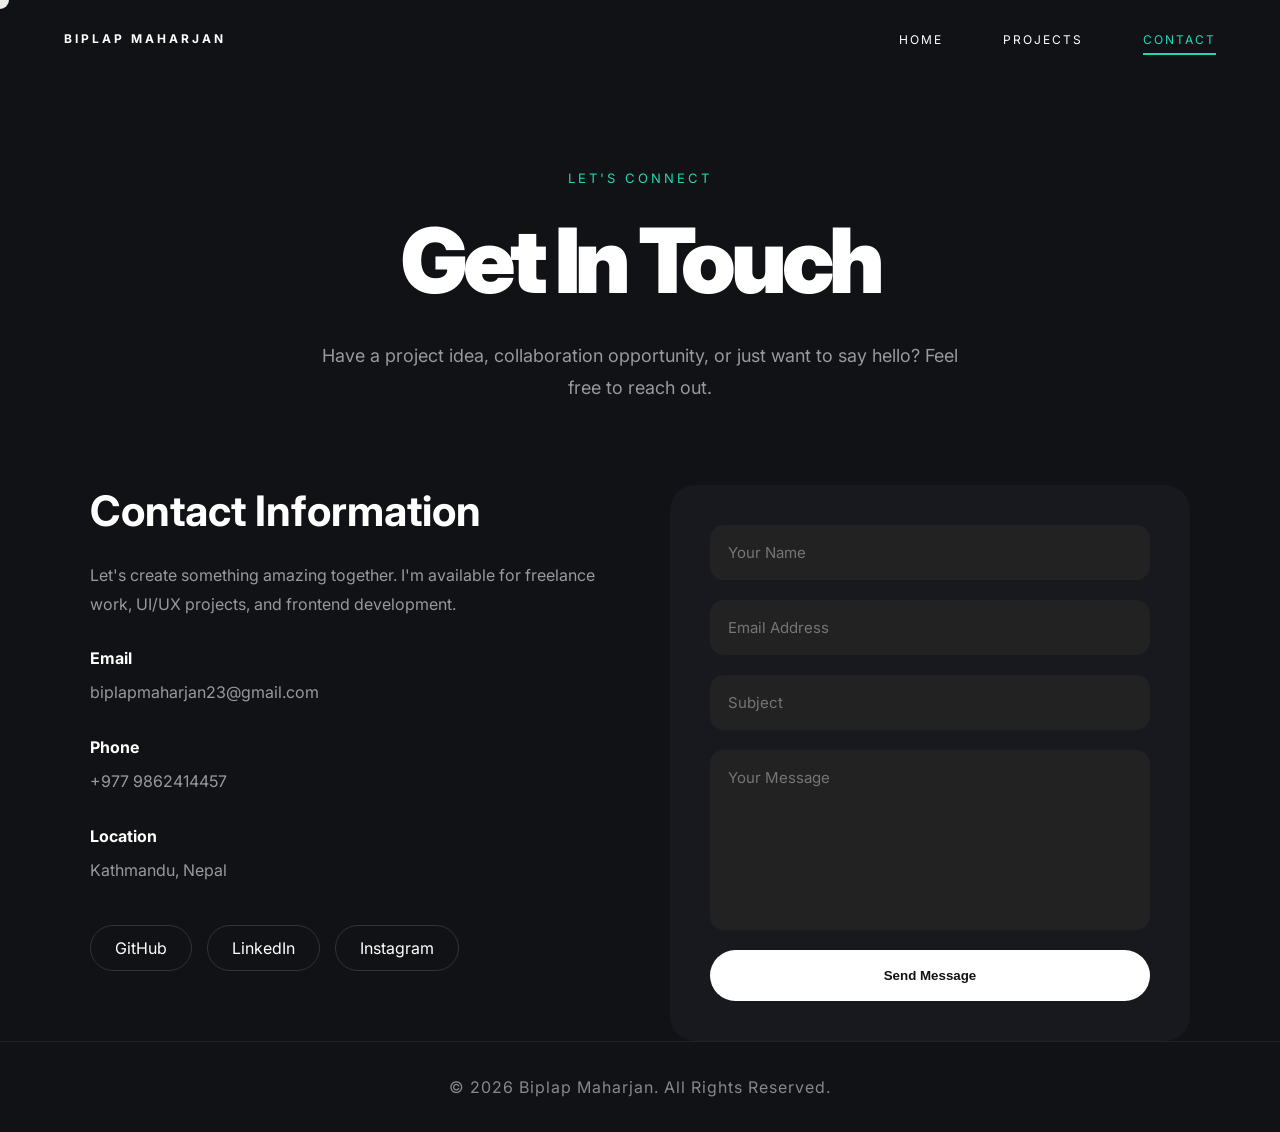
<file: contact.html>
<!DOCTYPE html>
<html lang="en">
<head>

    <meta charset="UTF-8">
    <meta name="viewport" content="width=device-width, initial-scale=1.0">

    <title>Contact | Biplap Maharjan</title>

    <link rel="stylesheet" href="css/style.css">

    <link rel="preconnect" href="https://fonts.googleapis.com">
    <link rel="preconnect" href="https://fonts.gstatic.com" crossorigin>

    <link href="https://fonts.googleapis.com/css2?family=Inter:wght@300;400;500;600;700;800;900&display=swap" rel="stylesheet">

</head>

<body>

<div class="cursor"></div>

<!-- Navigation -->

<header>

<nav class="navbar">

<div class="logo">
BIPLAP MAHARJAN
</div>

<ul class="nav-links">

<li><a href="index.html">HOME</a></li>

<li><a href="projects.html">PROJECTS</a></li>

<li><a class="active" href="contact.html">CONTACT</a></li>

</ul>

<div class="menu-btn">

<span></span>
<span></span>
<span></span>

</div>

</nav>

</header>

<!-- Mobile Menu -->

<div class="mobile-menu">

<a href="index.html">HOME</a>

<a href="projects.html">PROJECTS</a>

<a href="contact.html">CONTACT</a>

</div>

<!-- Contact Hero -->

<section class="contact-hero">

<div class="container">

<p class="contact-subtitle">
Let's Connect
</p>

<h1>Get In Touch</h1>

<p class="contact-desc">

Have a project idea, collaboration opportunity,
or just want to say hello? Feel free to reach out.

</p>

</div>

</section>

<!-- Contact Section -->

<section id="contact" class="contact">
    
<div class="container">

<div class="contact-grid">

<!-- Left -->

<div class="contact-info">

<h2>Contact Information</h2>

<p>
Let's create something amazing together.
I'm available for freelance work, UI/UX projects,
and frontend development.
</p>

<div class="info-item">

<h4>Email</h4>

<p>biplapmaharjan23@gmail.com</p>

</div>

<div class="info-item">

<h4>Phone</h4>

<p>+977 9862414457</p>

</div>

<div class="info-item">

<h4>Location</h4>

<p>Kathmandu, Nepal</p>

</div>

<div class="social-links">

<a href="#">GitHub</a>

<a href="#">LinkedIn</a>

<a href="https://www.instagram.com/biplap.maharjan_/">Instagram</a>

</div>

</div>

<!-- Right -->

<div class="contact-form-box">

<form>

<input type="text" placeholder="Your Name" required>

<input type="email" placeholder="Email Address" required>

<input type="text" placeholder="Subject">

<textarea placeholder="Your Message"></textarea>

<button type="submit">

Send Message

</button>

</form>

</div>

</div>

</div>

</section>

<!-- Footer -->

<footer>

<div class="container">

<p>

© 2026 Biplap Maharjan. All Rights Reserved.

</p>

</div>

</footer>

<script src="js/script.js"></script>

</body>
</html>
</file>
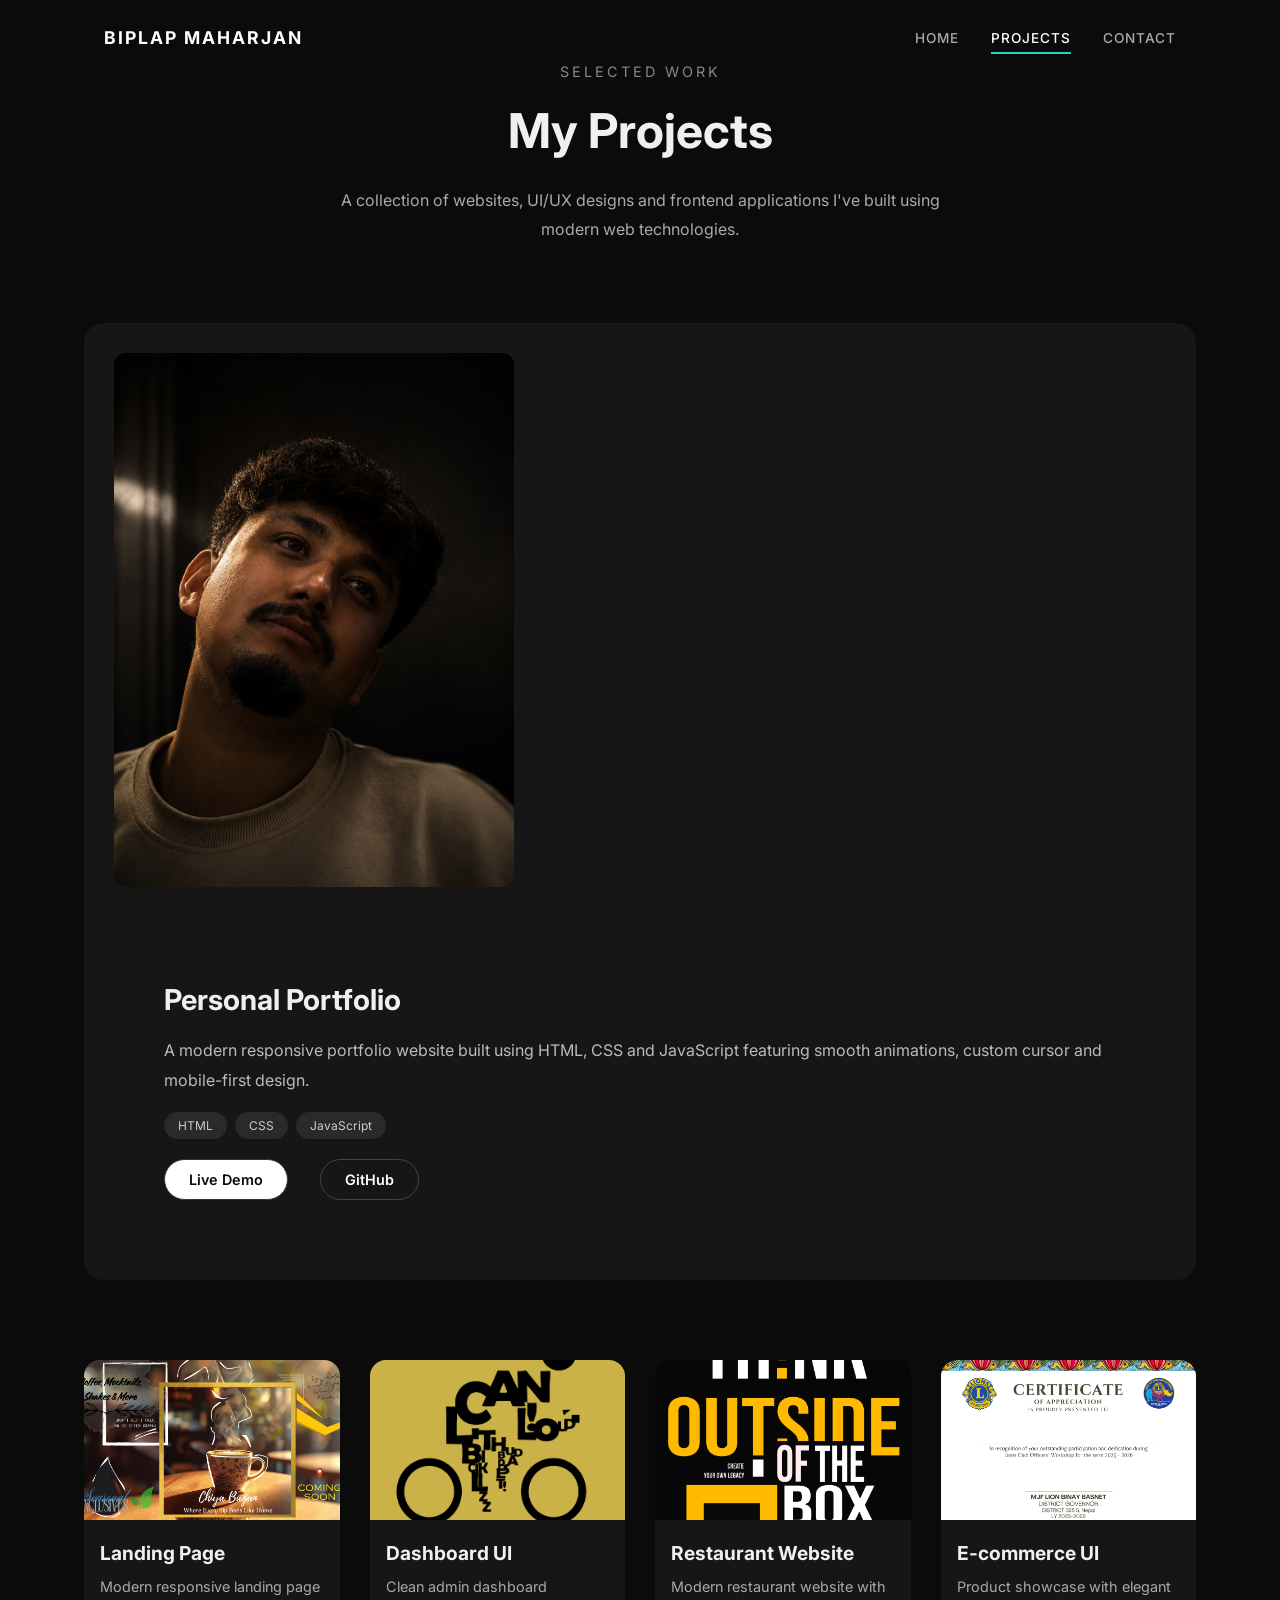
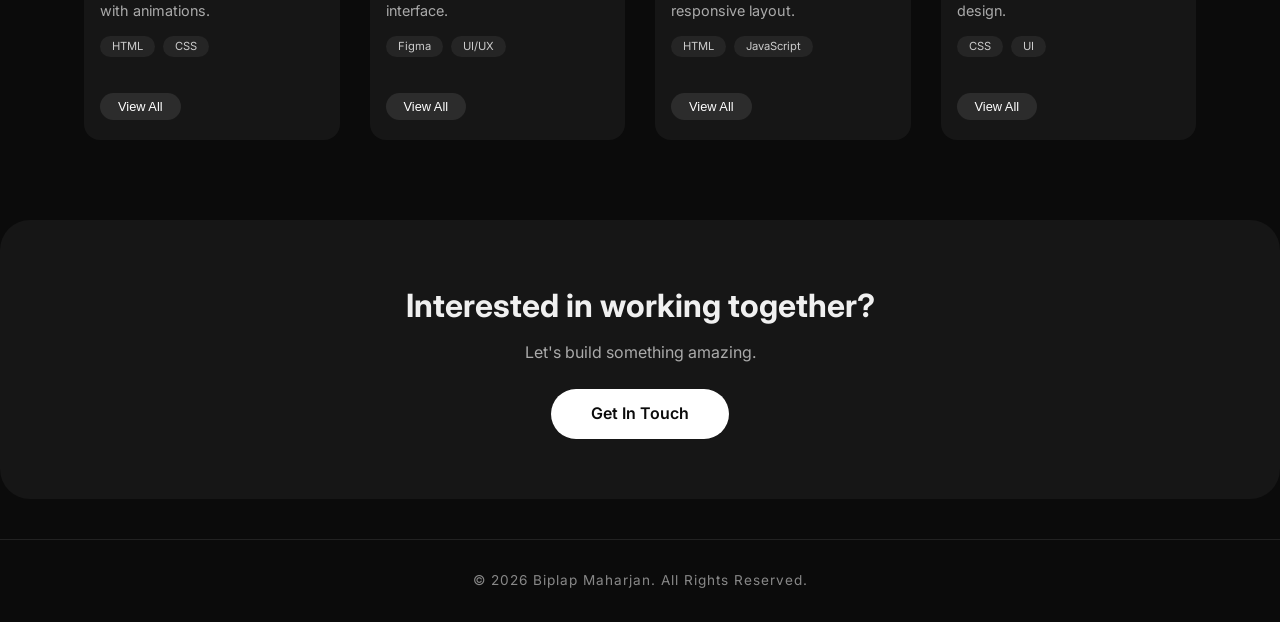
<file: projects.html>
<!DOCTYPE html>
<html lang="en">
<head>
  <meta charset="UTF-8" />
  <meta name="viewport" content="width=device-width, initial-scale=1.0" />
  <title>Projects | Biplap Maharjan</title>
  <!-- styles -->
  <link rel="stylesheet" href="css/style.css" />
  <link rel="preconnect" href="https://fonts.googleapis.com" />
  <link rel="preconnect" href="https://fonts.gstatic.com" crossorigin />
  <link href="https://fonts.googleapis.com/css2?family=Inter:wght@300;400;500;600;700;800;900&display=swap" rel="stylesheet" />
  <style>
    /* minimal inline reset + popup styles (keeps everything else same) */
    * {
      margin: 0;
      padding: 0;
      box-sizing: border-box;
    }
    body {
      font-family: 'Inter', sans-serif;
      background: #0b0b0b;
      color: #f0f0f0;
      line-height: 1.6;
      cursor: default;
    }
    .container {
      max-width: 1200px;
      margin: 0 auto;
      padding: 0 20px;
    }
    /* navbar etc – kept as in original */
    .navbar {
      display: flex;
      justify-content: space-between;
      align-items: center;
      padding: 24px 40px;
      background: transparent;
      position: relative;
      z-index: 10;
    }
    .logo {
      font-weight: 700;
      font-size: 1.1rem;
      letter-spacing: 2px;
      color: #fff;
    }
    .nav-links {
      display: flex;
      gap: 32px;
      list-style: none;
    }
    .nav-links a {
      color: #aaa;
      text-decoration: none;
      font-size: 0.85rem;
      font-weight: 500;
      letter-spacing: 1px;
      transition: 0.2s;
    }
    .nav-links a:hover,
    .nav-links a.active {
      color: #fff;
    }
    .menu-btn {
      display: none;
      flex-direction: column;
      gap: 5px;
      cursor: pointer;
    }
    .menu-btn span {
      width: 25px;
      height: 2px;
      background: #fff;
      transition: 0.3s;
    }
    .mobile-menu {
      display: none;
      flex-direction: column;
      background: #111;
      padding: 20px 40px;
      gap: 16px;
    }
    .mobile-menu a {
      color: #ddd;
      text-decoration: none;
      font-weight: 500;
    }
    @media (max-width: 768px) {
      .nav-links {
        display: none;
      }
      .menu-btn {
        display: flex;
      }
      .mobile-menu.open {
        display: flex;
      }
    }
    /* projects hero */
    .projects {
      padding: 60px 0 40px;
      text-align: center;
    }
    .project-subtitle {
      color: #888;
      font-size: 0.9rem;
      letter-spacing: 3px;
      margin-bottom: 10px;
    }
    .projects h1 {
      font-size: 3rem;
      font-weight: 700;
      margin-bottom: 16px;
    }
    .project-desc {
      max-width: 600px;
      margin: 0 auto;
      color: #aaa;
      font-size: 1rem;
    }
    /* featured */
    .featured-project {
      padding: 40px 0;
    }
    .featured-card {
      display: flex;
      gap: 40px;
      background: #161616;
      border-radius: 20px;
      padding: 30px;
      flex-wrap: wrap;
    }
    .featured-image img {
      width: 100%;
      max-width: 400px;
      border-radius: 12px;
      background: #2a2a2a;
      height: auto;
    }
    .featured-content h2 {
      font-size: 1.8rem;
      margin-bottom: 12px;
    }
    .featured-content p {
      color: #bbb;
      margin-bottom: 16px;
    }
    .project-tags {
      display: flex;
      gap: 8px;
      flex-wrap: wrap;
      margin-bottom: 20px;
    }
    .project-tags span {
      background: #2a2a2a;
      padding: 4px 14px;
      border-radius: 30px;
      font-size: 0.75rem;
      color: #ccc;
    }
    .project-buttons a {
      display: inline-block;
      background: #fff;
      color: #0b0b0b;
      padding: 8px 24px;
      border-radius: 40px;
      font-weight: 600;
      text-decoration: none;
      margin-right: 12px;
      font-size: 0.9rem;
    }
    .project-buttons a:last-child {
      background: transparent;
      color: #fff;
      border: 1px solid #444;
    }
    /* projects grid */
    .projects-grid-section {
      padding: 40px 0 60px;
    }
    .projects-grid {
      display: grid;
      grid-template-columns: repeat(auto-fill, minmax(250px, 1fr));
      gap: 30px;
    }
    .project-card {
      background: #161616;
      border-radius: 16px;
      overflow: hidden;
      transition: 0.2s;
    }
    .project-card img {
      width: 100%;
      height: 160px;
      object-fit: cover;
      background: #2a2a2a;
    }
    .card-content {
      padding: 18px 16px 20px;
    }
    .card-content h3 {
      font-size: 1.2rem;
      margin-bottom: 6px;
    }
    .card-content p {
      color: #aaa;
      font-size: 0.9rem;
      margin-bottom: 12px;
    }
    .tech {
      display: flex;
      gap: 8px;
      flex-wrap: wrap;
      margin-bottom: 16px;
    }
    .tech span {
      background: #252525;
      padding: 2px 12px;
      border-radius: 30px;
      font-size: 0.7rem;
      color: #ccc;
    }
    .view-btn {
      background: #2c2c2c;
      border: none;
      color: #fff;
      padding: 6px 18px;
      border-radius: 30px;
      font-weight: 500;
      font-size: 0.8rem;
      cursor: pointer;
      transition: 0.2s;
    }
    .view-btn:hover {
      background: #3f3f3f;
    }
    /* popup overlay */
    .popup-overlay {
      position: fixed;
      top: 0;
      left: 0;
      width: 100%;
      height: 100%;
      background: rgba(0, 0, 0, 0.7);
      backdrop-filter: blur(3px);
      display: none;
      justify-content: center;
      align-items: center;
      z-index: 999;
    }
    .popup-overlay.open {
      display: flex;
    }
    .popup-box {
      background: #1a1a1a;
      max-width: 700px;
      width: 90%;
      border-radius: 24px;
      padding: 30px 25px 35px;
      position: relative;
      box-shadow: 0 20px 60px rgba(0,0,0,0.8);
    }
    .popup-close {
      position: absolute;
      top: 12px;
      right: 20px;
      font-size: 2rem;
      font-weight: 300;
      color: #aaa;
      cursor: pointer;
      transition: 0.2s;
      line-height: 1;
    }
    .popup-close:hover {
      color: #fff;
      transform: scale(1.1);
    }
    .popup-grid {
      display: grid;
      grid-template-columns: repeat(3, 1fr);
      gap: 20px;
      margin-top: 20px;
    }
    .popup-item {
      background: #252525;
      border-radius: 16px;
      overflow: hidden;
      text-align: center;
      padding-bottom: 12px;
    }
    .popup-item .placeholder {
      height: 110px;
      background: #333;
      display: flex;
      align-items: center;
      justify-content: center;
      color: #777;
      font-size: 0.8rem;
      letter-spacing: 1px;
    }
    .popup-item h4 {
      margin-top: 10px;
      font-weight: 500;
      font-size: 0.95rem;
      color: #eee;
    }
    @media (max-width: 550px) {
      .popup-grid {
        grid-template-columns: 1fr;
        gap: 16px;
      }
      .popup-box {
        padding: 20px 16px;
      }
    }
    /* cta + footer */
    .project-cta {
      background: #161616;
      text-align: center;
      padding: 60px 20px;
      border-radius: 30px;
      margin: 20px 0 40px;
    }
    .project-cta h2 {
      font-size: 2rem;
      margin-bottom: 8px;
    }
    .project-cta p {
      color: #aaa;
      margin-bottom: 24px;
    }
    .project-cta a {
      background: #fff;
      color: #0b0b0b;
      padding: 12px 40px;
      border-radius: 40px;
      text-decoration: none;
      font-weight: 600;
    }
    footer {
      text-align: center;
      padding: 30px 0;
      color: #555;
      font-size: 0.85rem;
    }
    .cursor {
      display: none;
    }
  </style>
</head>
<body>

<!-- custom cursor (hidden) -->
<div class="cursor"></div>

<!-- ===== NAV ===== -->
<header>
  <nav class="navbar">
    <div class="logo">BIPLAP MAHARJAN</div>
    <ul class="nav-links">
      <li><a href="index.html">HOME</a></li>
      <li><a class="active" href="projects.html">PROJECTS</a></li>
      <li><a href="contact.html">CONTACT</a></li>
    </ul>
    <div class="menu-btn">
      <span></span><span></span><span></span>
    </div>
  </nav>
  <div class="mobile-menu">
    <a href="index.html">HOME</a>
    <a href="projects.html">PROJECTS</a>
    <a href="contact.html">CONTACT</a>
  </div>
</header>

<!-- ===== HERO ===== -->
<section id="projects" class="projects">
  <div class="container">
    <p class="project-subtitle">Selected Work</p>
    <h1>My Projects</h1>
    <p class="project-desc">A collection of websites, UI/UX designs and frontend applications I've built using modern web technologies.</p>
  </div>
</section>

<!-- ===== FEATURED ===== -->
<section class="featured-project">
  <div class="container">
    <div class="featured-card">
      <div class="featured-image">
        <img src="images/mypic.png" alt="Project">
      </div>
      <div class="featured-content">
        <h2>Personal Portfolio</h2>
        <p>A modern responsive portfolio website built using HTML, CSS and JavaScript featuring smooth animations, custom cursor and mobile-first design.</p>
        <div class="project-tags">
          <span>HTML</span><span>CSS</span><span>JavaScript</span>
        </div>
        <div class="project-buttons">
          <a href="#">Live Demo</a>
          <a href="#">GitHub</a>
        </div>
      </div>
    </div>
  </div>
</section>

<!-- ===== PROJECTS GRID (with view all buttons) ===== -->
<section class="projects-grid-section">
  <div class="container">
    <div class="projects-grid">

      <!-- card 1 -->
      <div class="project-card">
        <img src="images/Chiyabagan.png" alt="project">
        <div class="card-content">
          <h3>Landing Page</h3>
          <p>Modern responsive landing page with animations.</p>
          <div class="tech"><span>HTML</span><span>CSS</span></div>
          <button class="view-btn" onclick="openPopup()">View All</button>
        </div>
      </div>

      <!-- card 2 -->
      <div class="project-card">
        <img src="images/cycle.png" alt="project">
        <div class="card-content">
          <h3>Dashboard UI</h3>
          <p>Clean admin dashboard interface.</p>
          <div class="tech"><span>Figma</span><span>UI/UX</span></div>
          <button class="view-btn" onclick="openPopup()">View All</button>
        </div>
      </div>

      <!-- card 3 -->
      <div class="project-card">
        <img src="images/words.png" alt="project">
        <div class="card-content">
          <h3>Restaurant Website</h3>
          <p>Modern restaurant website with responsive layout.</p>
          <div class="tech"><span>HTML</span><span>JavaScript</span></div>
          <button class="view-btn" onclick="openPopup()">View All</button>
        </div>
      </div>

      <!-- card 4 -->
      <div class="project-card">
        <img src="images/lionscertificate.jpg" alt="project">
        <div class="card-content">
          <h3>E-commerce UI</h3>
          <p>Product showcase with elegant design.</p>
          <div class="tech"><span>CSS</span><span>UI</span></div>
          <button class="view-btn" onclick="openPopup()">View All</button>
        </div>
      </div>

    </div>
  </div>
</section>

<!-- ===== POPUP (overlay) ===== -->
<div class="popup-overlay" id="popupOverlay">
  <div class="popup-box">
    <span class="popup-close" onclick="closePopup()">&times;</span>
    <h3 style="margin-bottom: 6px; font-weight: 500;">Project Gallery</h3>
    <p style="color:#999; font-size:0.9rem; margin-bottom:10px;">Three related visuals</p>
    <div class="popup-grid">
      <!-- 3 boxes: image placeholder + title -->
      <div class="popup-item">
        <div class="placeholder">📸 image 1</div>
        <h4>Mockup A</h4>
      </div>
      <div class="popup-item">
        <div class="placeholder">🖼️ image 2</div>
        <h4>Mockup B</h4>
      </div>
      <div class="popup-item">
        <div class="placeholder">🎨 image 3</div>
        <h4>Mockup C</h4>
      </div>
    </div>
  </div>
</div>

<!-- ===== CTA ===== -->
<section class="project-cta">
  <div class="container">
    <h2>Interested in working together?</h2>
    <p>Let's build something amazing.</p>
    <a href="contact.html">Get In Touch</a>
  </div>
</section>

<!-- ===== FOOTER ===== -->
<footer>
  <div class="container">
    <p>© 2026 Biplap Maharjan. All Rights Reserved.</p>
  </div>
</footer>

<script>
  // mobile menu toggle
  const menuBtn = document.querySelector('.menu-btn');
  const mobileMenu = document.querySelector('.mobile-menu');
  if (menuBtn && mobileMenu) {
    menuBtn.addEventListener('click', function() {
      mobileMenu.classList.toggle('open');
    });
  }

  // popup functions
  function openPopup() {
    document.getElementById('popupOverlay').classList.add('open');
    document.body.style.overflow = 'hidden'; // prevent scroll
  }

  function closePopup() {
    document.getElementById('popupOverlay').classList.remove('open');
    document.body.style.overflow = ''; // restore scroll
  }

  // close on overlay click (background)
  document.getElementById('popupOverlay').addEventListener('click', function(e) {
    if (e.target === this) {
      closePopup();
    }
  });

  // close with Escape key
  document.addEventListener('keydown', function(e) {
    if (e.key === 'Escape') {
      closePopup();
    }
  });

  // (optional) ensure all view-all buttons use openPopup
  // they already have onclick="openPopup()"
</script>

</body>
</html>
</file>
<file: css/style.css>
/* ==========================
   GOOGLE FONT
========================== */

@import url('https://fonts.googleapis.com/css2?family=Inter:wght@300;400;500;600;700;800;900&display=swap');

/* ==========================
   RESET
========================== */

*{
    margin:0;
 
    padding:0;
    box-sizing:border-box;
}

html{
    scroll-behavior:smooth;
}

body{

    background:#111216;
    color:#fff;
    font-family:'Inter',sans-serif;
    overflow-x:hidden;

}

/* ==========================
Cursor Ball
========================== */

.cursor{

    position:fixed;

    width:18px;
    height:18px;

    border-radius:50%;

    background:#fff;

    pointer-events:none;

    transform:translate(-50%,-50%);

    mix-blend-mode:difference;

    z-index:99999;

    transition:
    transform .08s linear;

}

/* ==========================
Navigation
========================== */

header{

    position:fixed;

    width:100%;

    top:0;

    left:0;

    z-index:999;

    background:transparent;

}

.navbar{

    width:90%;

    max-width:1400px;

    margin:auto;

    padding:28px 0;

    display:flex;

    justify-content:space-between;

    align-items:center;

}

.logo{

    font-size:12px;

    letter-spacing:3px;

    text-transform:uppercase;

    font-weight:700;

}

.nav-links{

    display:flex;

    list-style:none;

    gap:60px;

}

.nav-links a{

    color:white;

    text-decoration:none;

    font-size:12px;

    letter-spacing:2px;

    transition:.3s;

    position:relative;

}

.nav-links a::after{

    content:"";

    position:absolute;

    left:0;

    bottom:-8px;

    width:0;

    height:2px;

    background:white;

    transition:.35s;

}

.nav-links a:hover::after{

    width:100%;

}

.menu-btn{

    display:none;

    cursor:pointer;

    flex-direction:column;

    gap:6px;

}

.menu-btn span{

    width:28px;

    height:2px;

    background:white;

    display:block;

}

/* ==========================
Mobile Menu
========================== */

.mobile-menu{

    position:fixed;

    top:85px;

    left:-100%;

    width:100%;

    background:#111;

    display:flex;

    flex-direction:column;

    text-align:center;

    transition:.4s;

    z-index:888;

}

.mobile-menu.active{

    left:0;

}

.mobile-menu a{

    color:white;

    text-decoration:none;

    padding:22px;

    border-bottom:1px solid #222;

}

/* ==========================
Hero
========================== */

.hero{

    min-height:100vh;

    display:flex;

    justify-content:center;

    align-items:center;

    position:relative;

}

.hero-container{

    width:90%;

    max-width:1400px;

    position:relative;

}

.intro{

    text-align:center;

    margin-bottom:20px;

    font-size:14px;

    color:#aaa;

}

.intro span{

    color:white;

    font-weight:700;

}

/* ==========================
Big Typography
========================== */

.hero-title{

    text-align:center;

    line-height:.85;

}

.hero-title h1{

    font-size:170px;

    font-weight:900;

    letter-spacing:-10px;

}

.hero-title .gray{

    color:#bfbfbf;

}

/* ==========================
Image
========================== */

.hero-image{

    position:absolute;

    left:50%;

    bottom: -380px;

    transform:translateX(-50%);

}

.hero-image img{

    width:300px;

    filter:grayscale(100%);

    opacity:.95;

}

/* ==========================
Floating Labels
========================== */

.floating{

    position:absolute;

    padding:10px 18px;

    border-radius:40px;

    font-size:12px;

    font-weight:600;

    color:white;

}

.green{

    right:140px;

    top:120px;

    background:#20d8b5;

    color:#111;

}

.blue{

    right:90px;

    top:360px;

    background:#4b4bff;

}

.red{

    left:110px;

    top:330px;

    background:#ff4040;

}

/* ==========================
Bottom Stats
========================== */

.hero-bottom{

    width:280px;

    margin:90px auto 0;

    display:flex;

    justify-content:space-between;

    text-align:center;

}

.hero-bottom h2{

    font-size:42px;

    font-weight:800;

}

.hero-bottom p{

    color:#999;

    margin-top:6px;

    font-size:14px;

}

/* ==========================
About
========================== */

.about{

    padding:150px 0;

}

.container{

    width:90%;

    max-width:1100px;

    margin:auto;

}

.about h2{

    font-size:55px;

    margin-bottom:30px;

}

.about p{

    font-size:20px;

    color:#aaa;

    line-height:1.8;

}

/* ==========================
Footer
========================== */

footer{

    border-top:1px solid #222;

    padding:35px 0;

}

footer p{

    color:#888;

    text-align:center;

    letter-spacing:1px;

}    
/* ==========================
Responsive Design
========================== */

/* Tablet */
@media (max-width: 992px) {

    .hero-title h1 {
        font-size: 110px;
        letter-spacing: -5px;
    }

    .hero-image img {
        width: 280px;
    }

    .green {
        right: 40px;
        top: 120px;
    }

    .blue {
        right: 20px;
        top: 320px;
    }

    .red {
        left: 20px;
        top: 320px;
    }

    .about h2 {
        font-size: 42px;
    }

    .about p {
        font-size: 18px;
    }
}

/* Mobile */
@media (max-width: 768px) {

    /* Navigation */
    .nav-links {
        display: none;
    }

    .menu-btn {
        display: flex;
    }

    .navbar {
        padding: 20px 0;
    }

    .logo {
        font-size: 11px;
    }

    /* Hero */
    .hero {
        padding-top: 120px;
        min-height: auto;
        padding-bottom: 80px;
    }

    .hero-title h1 {
        font-size: 64px;
        letter-spacing: -3px;
        line-height: 0.95;
    }

    .intro {
        font-size: 13px;
        margin-bottom: 30px;
    }

    .hero-image {
        position: relative;
        left: auto;
        bottom: auto;
        transform: none;
        text-align: center;
        margin: 40px 0;
    }

    .hero-image img {
        width: 220px;
        max-width: 100%;
    }

    /* Floating Labels */
    .floating {
        position: static;
        display: inline-block;
        margin: 8px;
    }

    /* Center labels */
    .hero-container {
        display: flex;
        flex-direction: column;
        align-items: center;
    }

    /* Stats */
    .hero-bottom {
        width: 100%;
        max-width: 320px;
        margin-top: 30px;
        gap: 20px;
    }

    .hero-bottom h2 {
        font-size: 30px;
    }

    .hero-bottom p {
        font-size: 13px;
    }

    /* About */
    .about {
        padding: 80px 0;
    }

    .about h2 {
        font-size: 36px;
    }

    .about p {
        font-size: 16px;
        line-height: 1.7;
    }

    /* Mobile Menu */
    .mobile-menu {
        top: 70px;
    }
}

/* Small Mobile */
@media (max-width: 480px) {

    .hero-title h1 {
        font-size: 48px;
        letter-spacing: -2px;
    }

    .hero-image img {
        width: 180px;
    }

    .hero-bottom {
        flex-direction: column;
        align-items: center;
        gap: 25px;
    }

    .hero-bottom h2 {
        font-size: 26px;
    }

    .about h2 {
        font-size: 30px;
    }

    .about p {
        font-size: 15px;
    }

    .floating {
        font-size: 11px;
        padding: 8px 16px;
    }
}
/*========================================
PROJECT PAGE
========================================*/

.projects-hero{

    padding:170px 0 80px;
    text-align:center;

}

.project-subtitle{

    color:#20d8b5;
    text-transform:uppercase;
    letter-spacing:3px;
    font-size:13px;
    margin-bottom:20px;

}

.projects-hero h1{

    font-size:90px;
    font-weight:900;
    letter-spacing:-5px;
    margin-bottom:25px;

}

.project-desc{

    max-width:700px;
    margin:auto;
    color:#999;
    line-height:1.8;
    font-size:18px;

}


/*========================================
FEATURED PROJECT
========================================*/

.featured-project{

    padding-bottom:120px;

}

.featured-card{

    display:grid;
    grid-template-columns:1.2fr 1fr;
    gap:50px;

    align-items:center;

    background:#18191f;

    border-radius:30px;

    overflow:hidden;

    transition:.4s;

}

.featured-card:hover{

    transform:translateY(-8px);

    box-shadow:0 30px 80px rgba(0,0,0,.4);

}

.featured-image{

    overflow:hidden;

}

.featured-image img{

    width:100%;
    display:block;

    transition:.6s;

}

.featured-card:hover img{

    transform:scale(1.08);

}

.featured-content{

    padding:50px;

}

.featured-content h2{

    font-size:42px;
    margin-bottom:20px;

}

.featured-content p{

    color:#aaa;
    line-height:1.9;
    margin-bottom:30px;

}


/*========================================
TECH TAGS
========================================*/

.project-tags{

    display:flex;
    gap:12px;
    flex-wrap:wrap;
    margin-bottom:35px;

}

.project-tags span{

    padding:10px 18px;

    background:#222;

    border-radius:40px;

    font-size:13px;

    color:#ddd;

}


/*========================================
BUTTONS
========================================*/

.project-buttons{

    display:flex;
    gap:20px;

}

.project-buttons a{

    text-decoration:none;

    color:white;

    border:1px solid #333;

    padding:14px 26px;

    border-radius:50px;

    transition:.35s;

}

.project-buttons a:hover{

    background:white;

    color:#111216;

}


/*========================================
GRID
========================================*/

.projects-grid-section{

    padding-bottom:120px;

}

.projects-grid{

    display:grid;

    grid-template-columns:repeat(2,1fr);

    gap:40px;

}

.project-card{

    background:#18191f;

    border-radius:25px;

    overflow:hidden;

    transition:.45s;

    cursor:pointer;

}

.project-card:hover{

    transform:translateY(-12px);

    box-shadow:0 25px 70px rgba(0,0,0,.35);

}

.project-card img{

    width:100%;

    display:block;

    transition:.6s;

}

.project-card:hover img{

    transform:scale(1.08);

}

.card-content{

    padding:30px;

}

.card-content h3{

    font-size:28px;

    margin-bottom:15px;

}

.card-content p{

    color:#999;

    line-height:1.7;

    margin-bottom:20px;

}


/*========================================
TECHNOLOGY BADGES
========================================*/

.tech{

    display:flex;

    flex-wrap:wrap;

    gap:10px;

}

.tech span{

    padding:8px 16px;

    background:#222;

    border-radius:40px;

    font-size:12px;

    color:#bbb;

}


/*========================================
CALL TO ACTION
========================================*/

.project-cta{

    text-align:center;

    padding:120px 0;

}

.project-cta h2{

    font-size:55px;

    margin-bottom:20px;

}

.project-cta p{

    color:#999;

    margin-bottom:40px;

}

.project-cta a{

    display:inline-block;

    padding:16px 36px;

    border-radius:50px;

    background:white;

    color:#111216;

    text-decoration:none;

    font-weight:700;

    transition:.35s;

}

.project-cta a:hover{

    transform:translateY(-5px);

}


/*========================================
ACTIVE NAV LINK
========================================*/

.nav-links .active{

    color:#20d8b5;

}

.nav-links .active::after{

    width:100%;

    background:#20d8b5;

}


/*========================================
RESPONSIVE
========================================*/

@media(max-width:992px){

.featured-card{

grid-template-columns:1fr;

}

.featured-content{

padding:35px;

}

.projects-grid{

grid-template-columns:1fr;

}

.projects-hero h1{

font-size:60px;

}

.project-cta h2{

font-size:40px;

}

}


@media(max-width:768px){

.projects-hero{

padding-top:120px;

}

.projects-hero h1{

font-size:46px;

letter-spacing:-2px;

}

.project-desc{

font-size:16px;

}

.featured-content h2{

font-size:30px;

}

.featured-content{

padding:25px;

}

.project-buttons{

flex-direction:column;

}

.project-buttons a{

text-align:center;

}

.project-cta{

padding:80px 0;

}

.project-cta h2{

font-size:32px;

}

}
/* Ripple */

.project-buttons a{

position:relative;

overflow:hidden;

}

.ripple{

position:absolute;

border-radius:50%;

background:rgba(255,255,255,.35);

transform:scale(0);

animation:ripple .6s linear;

pointer-events:none;

}

@keyframes ripple{

to{

transform:scale(4);

opacity:0;

}

}
/*========================================
CONTACT PAGE
========================================*/

.contact-hero{

padding:170px 0 80px;

text-align:center;

}

.contact-subtitle{

color:#20d8b5;

text-transform:uppercase;

letter-spacing:3px;

font-size:13px;

margin-bottom:20px;

}

.contact-hero h1{

font-size:90px;

font-weight:900;

letter-spacing:-5px;

margin-bottom:25px;

}

.contact-desc{

max-width:650px;

margin:auto;

color:#999;

line-height:1.8;

font-size:18px;

}

/* Contact */

.contact-section{

padding:80px 0 120px;

}

.contact-grid{

display:grid;

grid-template-columns:1fr 1fr;

gap:60px;

}

.contact-info h2{

font-size:42px;

margin-bottom:25px;

}

.contact-info p{

color:#999;

line-height:1.8;

margin-bottom:30px;

}

.info-item{

margin-bottom:30px;

}

.info-item h4{

margin-bottom:10px;

font-size:16px;

}

.social-links{

display:flex;

gap:15px;

margin-top:40px;

flex-wrap:wrap;

}

.social-links a{

text-decoration:none;

color:#fff;

border:1px solid #333;

padding:12px 24px;

border-radius:50px;

transition:.3s;

}

.social-links a:hover{

background:#fff;

color:#111216;

}

/* Form */

.contact-form-box{

background:#18191f;

padding:40px;

border-radius:25px;

}

.contact-form-box form{

display:flex;

flex-direction:column;

gap:20px;

}

.contact-form-box input,
.contact-form-box textarea{

background:#222;

border:none;

padding:18px;

border-radius:14px;

color:white;

font-family:inherit;

font-size:15px;

outline:none;

}

.contact-form-box textarea{

height:180px;

resize:none;

}

.contact-form-box button{

padding:18px;

border:none;

border-radius:50px;

background:white;

color:#111216;

font-weight:700;

cursor:pointer;

transition:.3s;

}

.contact-form-box button:hover{

transform:translateY(-4px);

}

/* Responsive */

@media(max-width:992px){

.contact-grid{

grid-template-columns:1fr;

}

.contact-hero h1{

font-size:60px;

}

}

@media(max-width:768px){

.contact-hero{

padding-top:120px;

}

.contact-hero h1{

font-size:45px;

}

.contact-desc{

font-size:16px;

}

.contact-info h2{

font-size:32px;

}

.contact-form-box{

padding:25px;

}

}
.nav-links a.active{

    color:#20d8b5;

}

.nav-links a.active::after{

    width:100%;
    background:#20d8b5;

}
/* VIEW BUTTON */

.view-btn{
    margin-top:20px;
    padding:12px 28px;
    border:none;
    border-radius:30px;
    background:#111;
    color:#fff;
    cursor:pointer;
    transition:.3s;
    font-weight:600;
}

.view-btn:hover{
    background:#444;
}


/* MODAL */

.modal{
    display:none;
    position:fixed;
    z-index:9999;
    left:0;
    top:0;
    width:100%;
    height:100%;
    background:rgba(0,0,0,.75);
    overflow:auto;
}

.modal-content{

    width:85%;
    max-width:1100px;
    margin:50px auto;
    background:#fff;
    border-radius:20px;
    padding:40px;
    position:relative;
    animation:popup .35s ease;

}

@keyframes popup{

from{
opacity:0;
transform:translateY(-30px);
}

to{
opacity:1;
transform:translateY(0);
}

}

.close-btn{

position:absolute;
right:25px;
top:15px;
font-size:38px;
cursor:pointer;
font-weight:bold;

}

.modal-grid{

display:grid;
grid-template-columns:repeat(3,1fr);
gap:25px;
margin-top:30px;

}

.popup-card{

border:1px solid #ddd;
border-radius:12px;
overflow:hidden;
transition:.3s;
background:#fff;

}

.popup-card:hover{

transform:translateY(-8px);

}

.popup-card img{

width:100%;
height:250px;
object-fit:cover;

}

.popup-card h3{

padding:18px;
text-align:center;

}


/* MOBILE */

@media(max-width:768px){

.modal-grid{

grid-template-columns:1fr;

}

.modal-content{

width:92%;
padding:25px;

}

}   
/* Featured Video */

.video-card{
    display:flex;
    align-items:center;
    gap:50px;

    background:#161616;
    border-radius:25px;
    padding:35px;
}

.video-frame{
    flex:0 0 58%;
}

.video-frame video{
    width:100%;
    aspect-ratio:16/9;
    object-fit:cover;
    border-radius:18px;
    display:block;
}

.video-details{
    flex:1;
}

.video-subtitle{
    color:#8a8a8a;
    font-size:13px;
    letter-spacing:3px;
    text-transform:uppercase;
    margin-bottom:10px;
}

.video-details h2{
    font-size:42px;
    margin-bottom:18px;
}

.video-details p{
    color:#b5b5b5;
    line-height:1.8;
    margin-bottom:25px;
}

@media (max-width:900px){

    .video-card{
        flex-direction:column;
    }

    .video-frame{
        width:100%;
    }

}
/* Shared Card */

.video-card{
    display:flex;
    align-items:center;
    gap:50px;
    background:#161616;
    padding:35px;
    border-radius:22px;
    margin-bottom:60px;
}

/* Landscape */

.landscape{
    flex:0 0 58%;
}

.landscape video{
    width:100%;
    aspect-ratio:16/9;
    border-radius:18px;
    object-fit:cover;
}

/* Portrait */

.portrait-card{
    flex-direction:row-reverse;
}

.portrait{
    flex:0 0 28%;
    max-width:280px;
}

.portrait video{
    width:100%;
    aspect-ratio:9/16;
    border-radius:18px;
    object-fit:cover;
}

.video-details{
    flex:1;
}

.video-subtitle{
    color:#888;
    letter-spacing:3px;
    text-transform:uppercase;
    font-size:13px;
    margin-bottom:10px;
}

.video-details h2{
    margin-bottom:18px;
}

.video-details p{
    color:#b8b8b8;
    line-height:1.8;
    margin-bottom:25px;
}

@media(max-width:900px){

.video-card,
.portrait-card{
    flex-direction:column;
}

.landscape,
.portrait{
    max-width:100%;
    width:100%;
}

}
</file>
